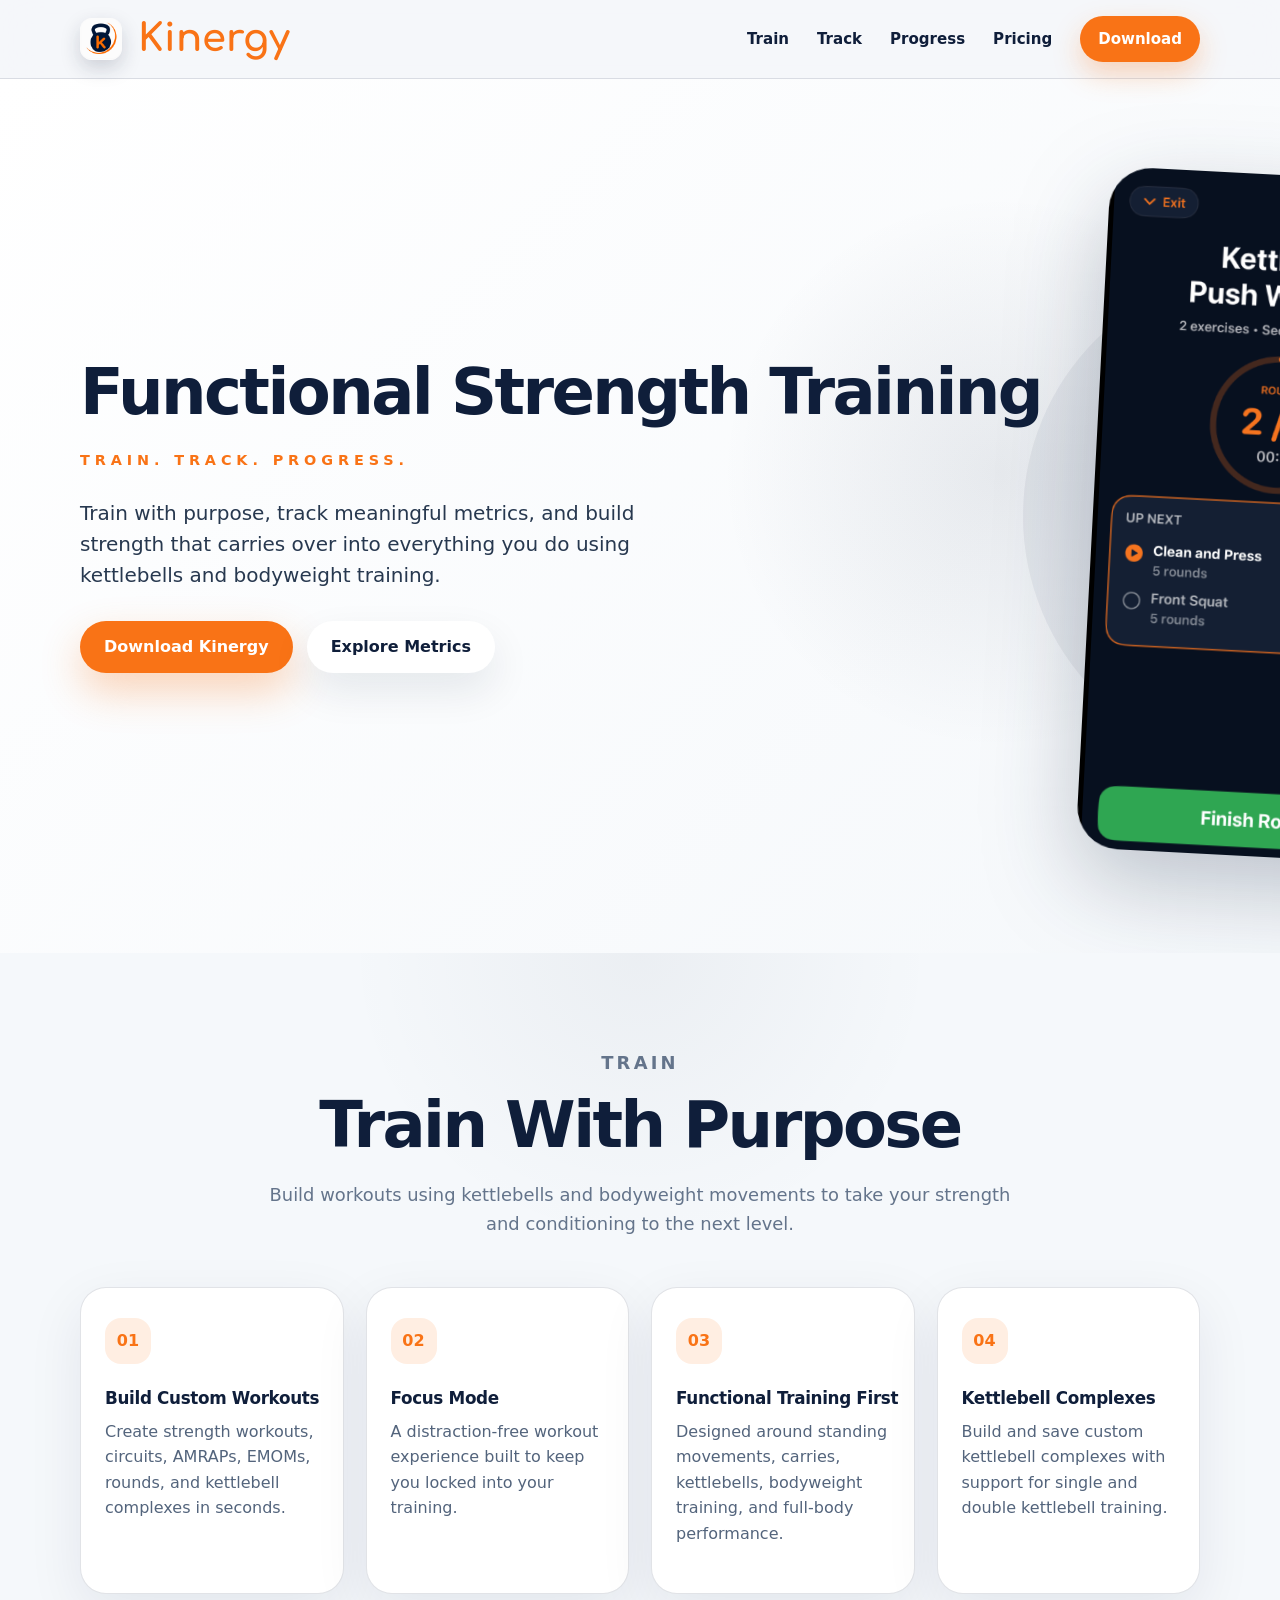
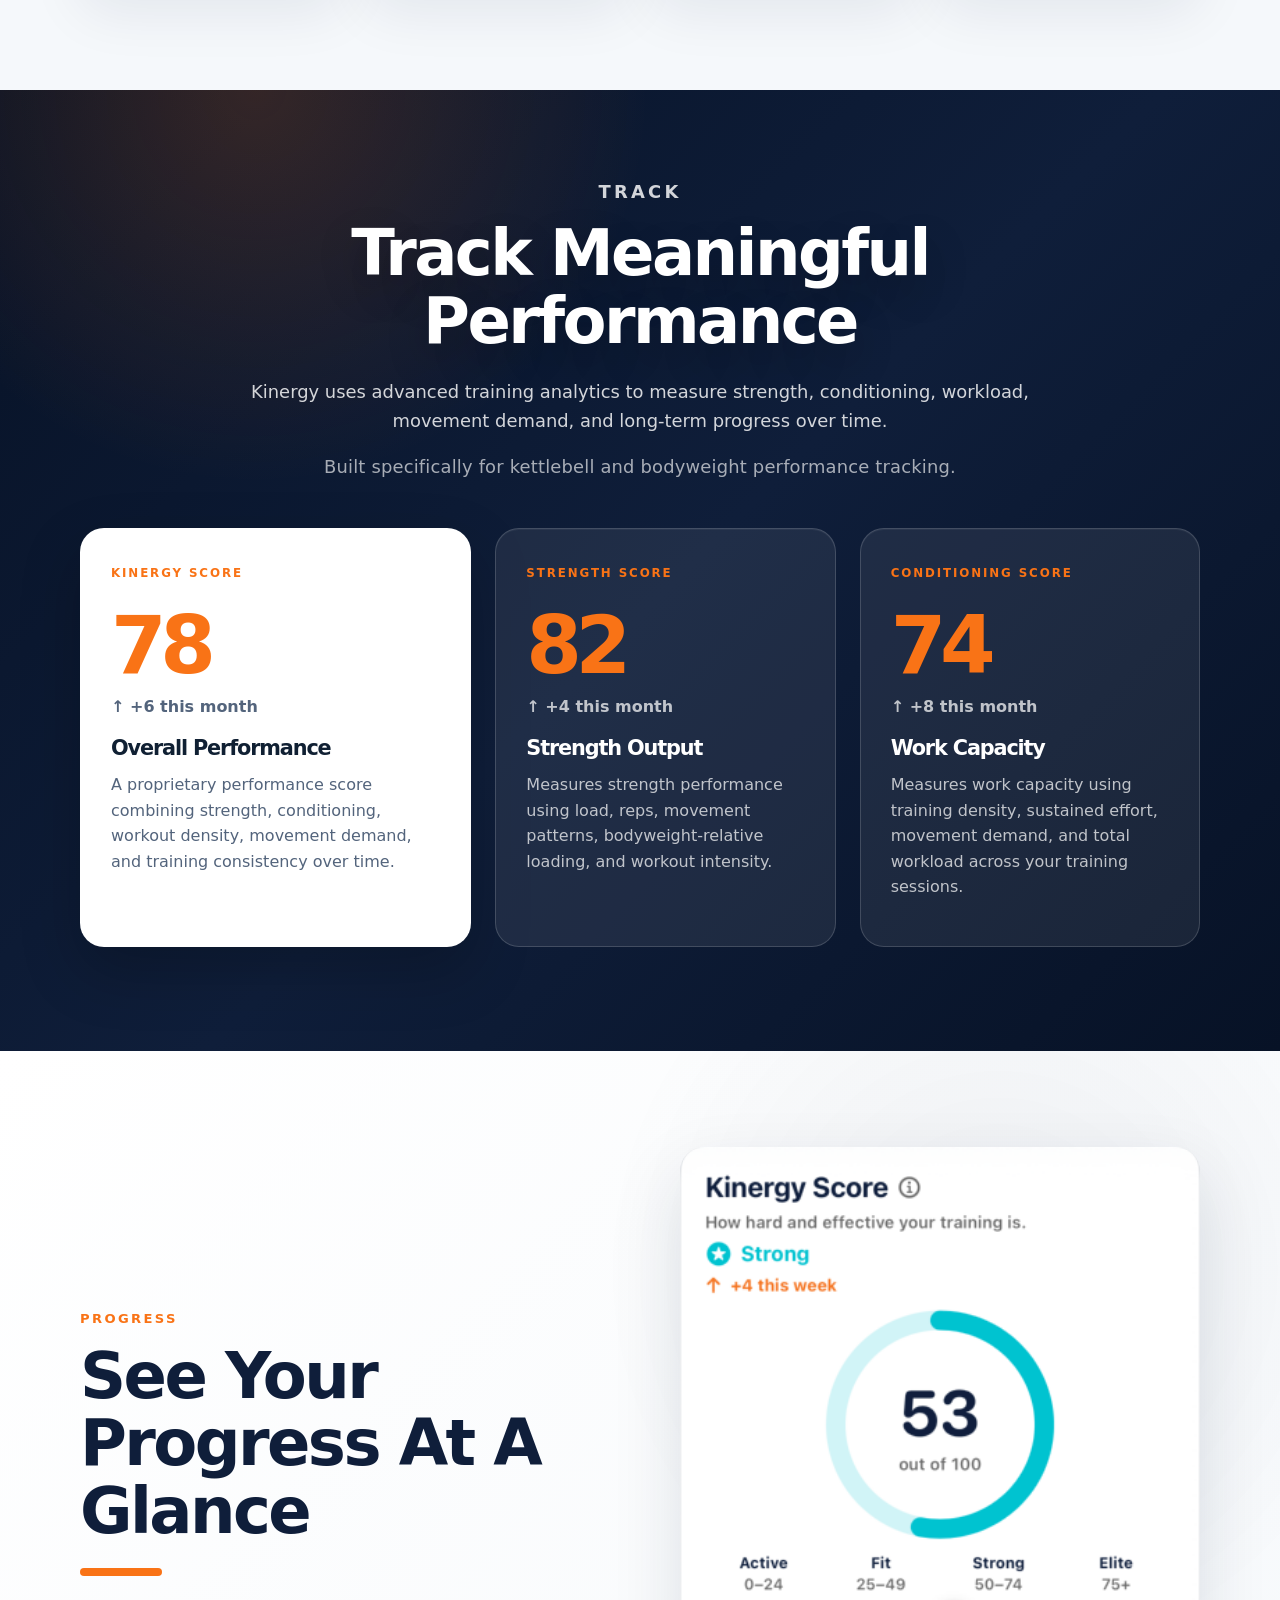
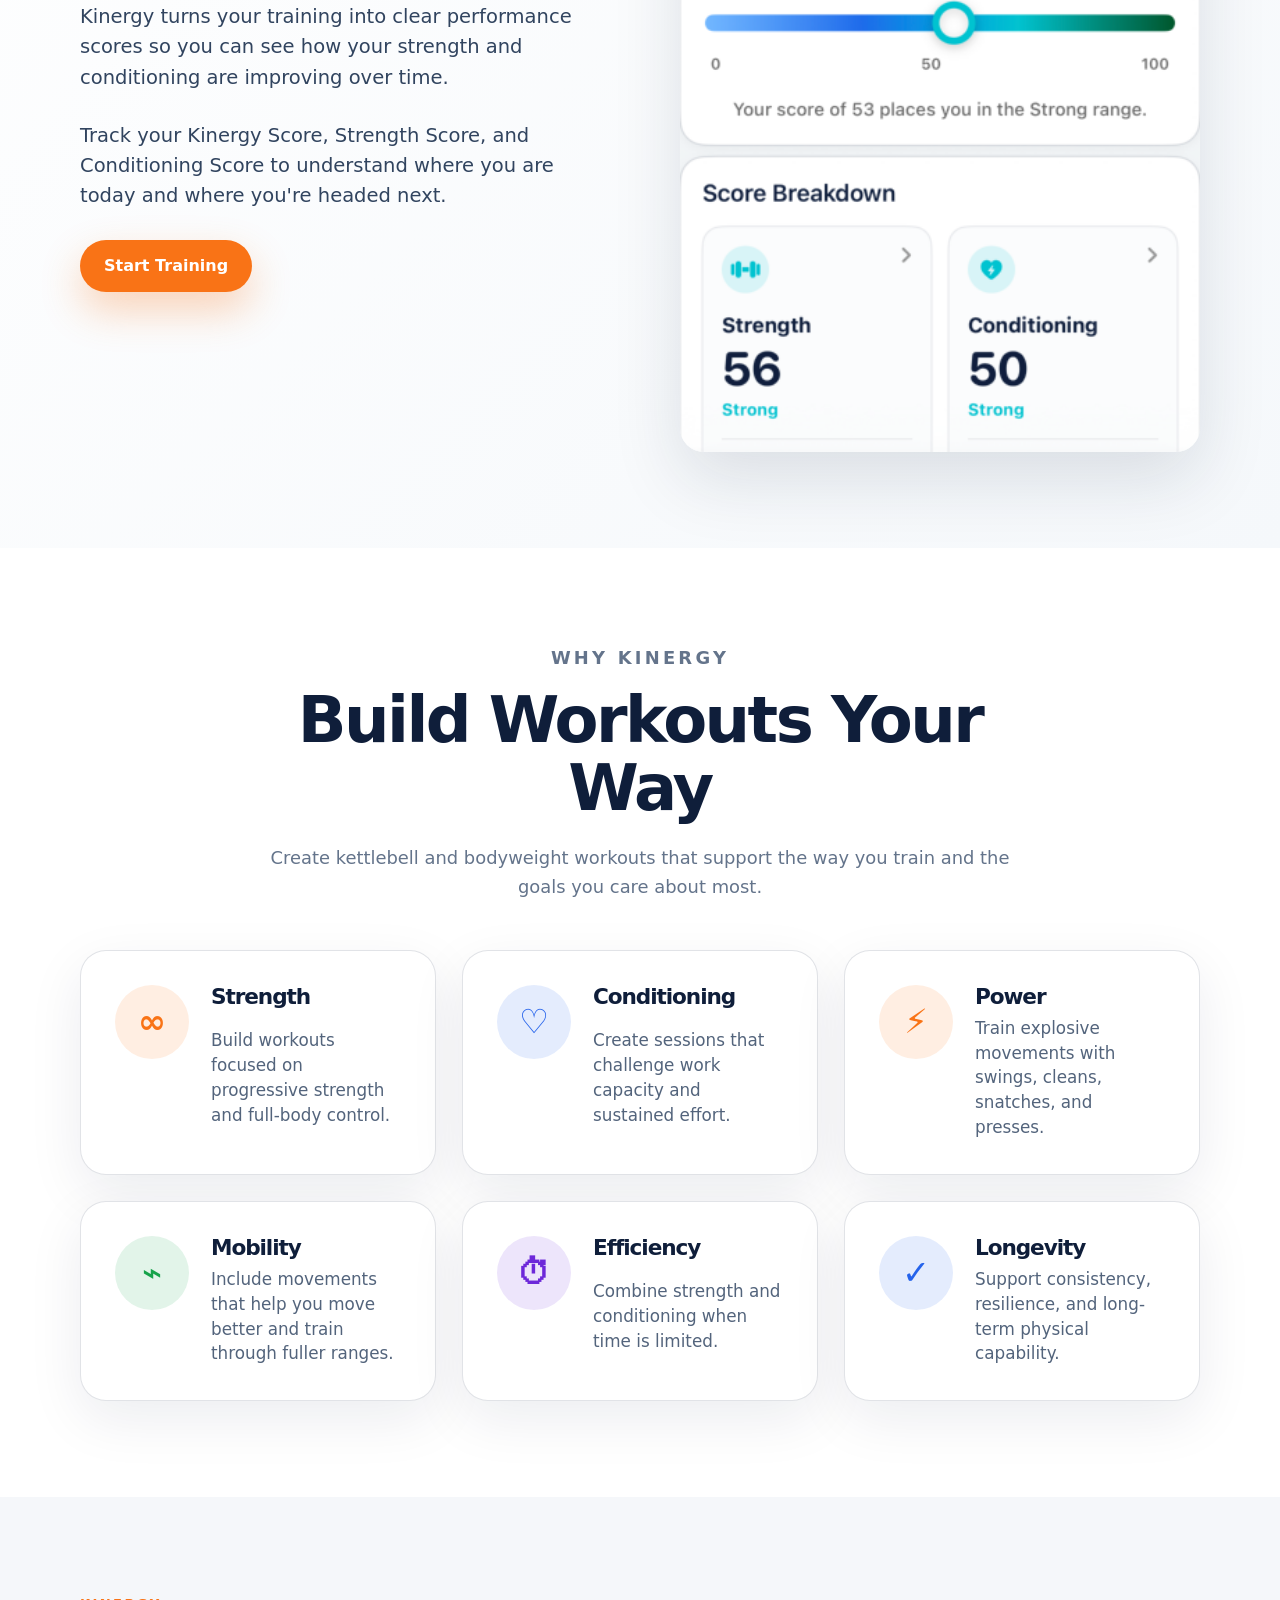
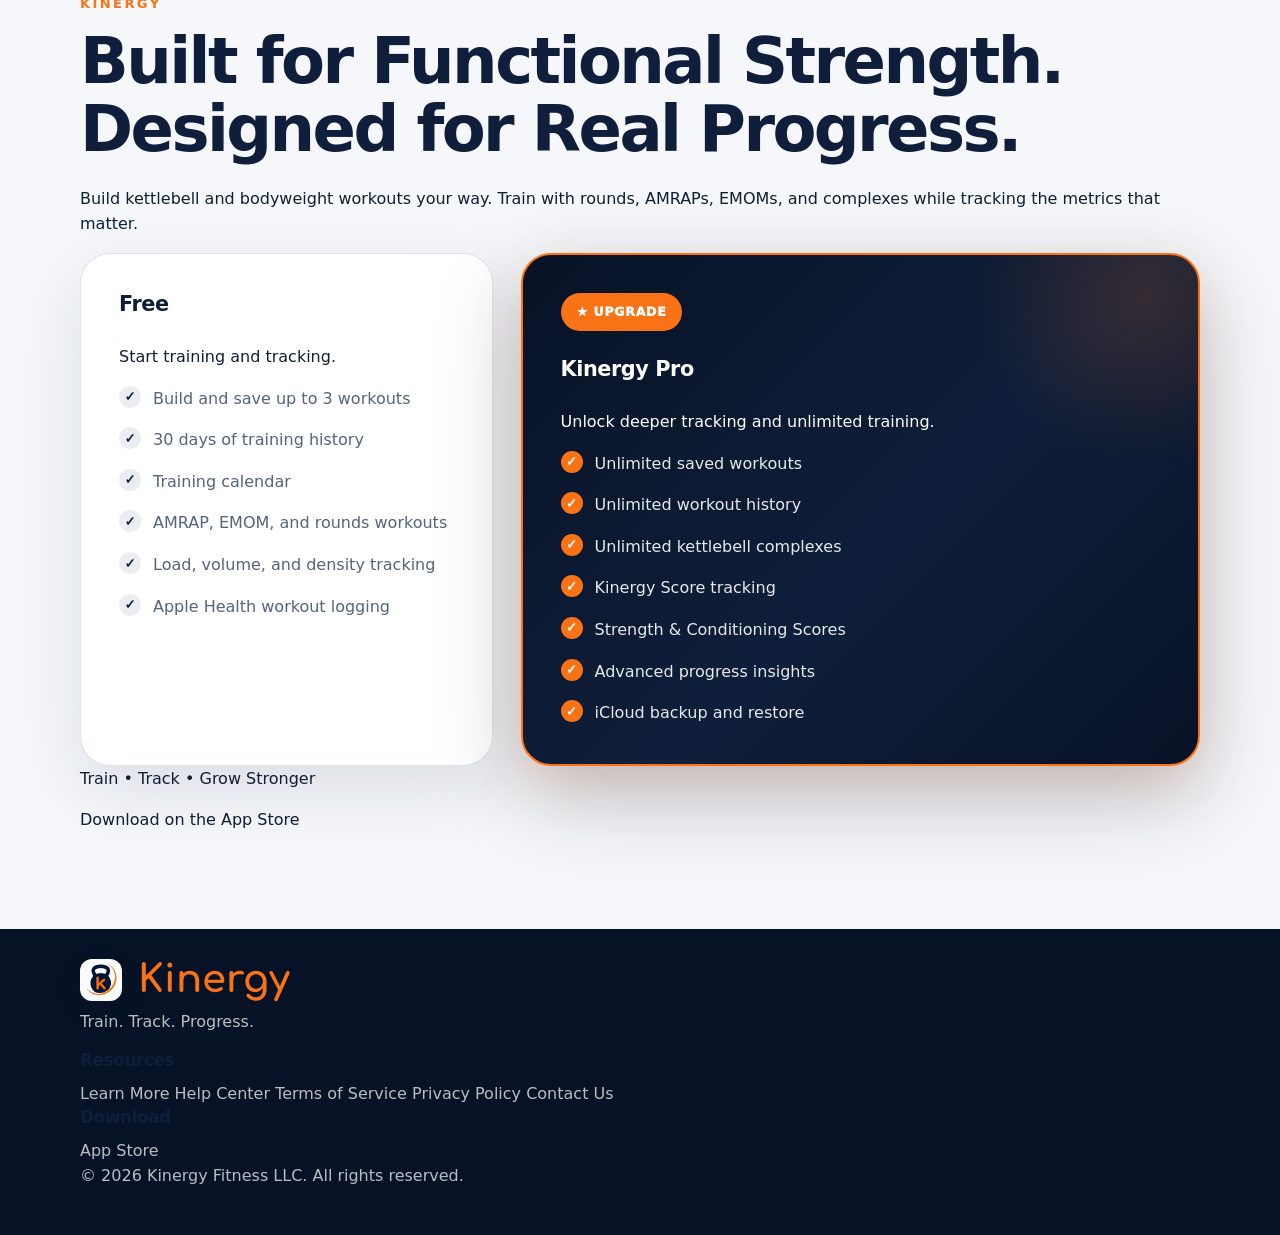
<file: index.html>
<!DOCTYPE html>
<html lang="en">
<head>
  <meta charset="UTF-8" />
  <meta name="viewport" content="width=device-width, initial-scale=1.0" />
  <title>Kinergy | Functional Strength Training</title>
  <meta name="description" content="Kinergy helps you train with purpose, track meaningful metrics, and build strength that carries over into everything you do using kettlebells and bodyweight training." />

  <link rel="preconnect" href="https://fonts.googleapis.com">
  <link rel="preconnect" href="https://fonts.gstatic.com" crossorigin>
  <link href="https://fonts.googleapis.com/css2?family=Comfortaa:wght@700&display=swap" rel="stylesheet">
  <link rel="stylesheet" href="styles.css" />
</head>
<body>
  <header class="site-header">
    <nav class="nav container">
      <a href="#hero" class="logo" aria-label="Kinergy home">
        <img src="Kinergy_logo.png" alt="Kinergy app icon" class="app-icon">
        <span class="logo-text">Kinergy</span>
      </a>
      <button class="nav-toggle" aria-label="Toggle navigation"><span></span><span></span><span></span></button>
      <div class="nav-links">
        <a href="#train">Train</a>
        <a href="#track">Track</a>
        <a href="#progress">Progress</a>
        <a href="#pricing">Pricing</a>
        <a href="#download" class="nav-cta">Download</a>
      </div>
    </nav>
  </header>

  <main>
    <section id="hero" class="hero section">
      <div class="container hero-grid">
        <div class="hero-copy">
          <h1>Functional Strength Training</h1>
          <p class="hero-tagline">Train. Track. Progress.</p>
          <p class="hero-subtitle">Train with purpose, track meaningful metrics, and build strength that carries over into everything you do using kettlebells and bodyweight training.</p>
          <div class="hero-actions">
            <a href="#download" class="button button-primary">Download Kinergy</a>
            <a href="#track" class="button button-secondary">Explore Metrics</a>
          </div>
        </div>
        <div class="phone-stage" aria-label="Kinergy app preview">
          <div class="phone-mockup">
            <img src="KB_Push_Workout.png" alt="Kinergy Score screen" class="phone-screen-image">
          </div>
        </div>
      </div>
    </section>

    <section id="train" class="section train-section">
      <div class="container">
        <div class="section-heading">
          <p class="eyebrow">Train</p>
          <h2>Train With Purpose</h2>
          <p>Build workouts using kettlebells and bodyweight movements to take your strength and conditioning to the next level.</p>
        </div>
        <div class="feature-grid">
          <article class="feature-card"><div class="icon">01</div><h3>Build Custom Workouts</h3><p>Create strength workouts, circuits, AMRAPs, EMOMs, rounds, and kettlebell complexes in seconds.</p></article>
          <article class="feature-card"><div class="icon">02</div><h3>Focus Mode</h3><p>A distraction-free workout experience built to keep you locked into your training.</p></article>
          <article class="feature-card"><div class="icon">03</div><h3>Functional Training First</h3><p>Designed around standing movements, carries, kettlebells, bodyweight training, and full-body performance.</p></article>
          <article class="feature-card"><div class="icon">04</div><h3>Kettlebell Complexes</h3><p>Build and save custom kettlebell complexes with support for single and double kettlebell training.</p></article>
        </div>
      </div>
    </section>

    <section id="track" class="section track-section">
      <div class="container">
        <div class="section-heading light">
          <p class="eyebrow">Track</p>
          <h2>Track Meaningful Performance</h2>
          <p>Kinergy uses advanced training analytics to measure strength, conditioning, workload, movement demand, and long-term progress over time.</p>
          <p class="track-micro">Built specifically for kettlebell and bodyweight performance tracking.</p>
        </div>
        <div class="metric-grid">
          <article class="metric-card featured"><span class="metric-label">Kinergy Score</span><strong class="metric-value">78</strong><p class="metric-trend">↑ +6 this month</p><h3>Overall Performance</h3><p>A proprietary performance score combining strength, conditioning, workout density, movement demand, and training consistency over time.</p></article>
          <article class="metric-card"><span class="metric-label">Strength Score</span><strong class="metric-value">82</strong><p class="metric-trend">↑ +4 this month</p><h3>Strength Output</h3><p>Measures strength performance using load, reps, movement patterns, bodyweight-relative loading, and workout intensity.</p></article>
          <article class="metric-card"><span class="metric-label">Conditioning Score</span><strong class="metric-value">74</strong><p class="metric-trend">↑ +8 this month</p><h3>Work Capacity</h3><p>Measures work capacity using training density, sustained effort, movement demand, and total workload across your training sessions.</p></article>
        </div>
      </div>
    </section>

    <section id="progress" class="section progress-section">
      <div class="container progress-grid">
        <div class="progress-copy">
          <p class="eyebrow">Progress</p>
          <h2>See Your Progress At A Glance</h2>

          <div class="section-accent"></div>

          <p>
            Kinergy turns your training into clear performance scores so you can see how your strength and conditioning are improving over time.
          </p>

          <p>
            Track your Kinergy Score, Strength Score, and Conditioning Score to understand where you are today and where you're headed next.
          </p>

          <a href="#download" class="button button-primary">
            Start Training
          </a>
        </div>

        <div class="score-preview" aria-label="Kinergy Score app preview">
          <img src="Kinergy_Score.png" alt="Kinergy Score screen showing score, strength score, and conditioning score">
        </div>
      </div>
    </section>

    <section class="section philosophy-section">
      <div class="container">
        <div class="section-heading"><p class="eyebrow">Why Kinergy</p><h2>Build Workouts Your Way</h2><p>Create kettlebell and bodyweight workouts that support the way you train and the goals you care about most.</p></div>
        <div class="benefit-grid">
          <div><span class="benefit-icon orange">∞</span><strong>Strength</strong><span>Build workouts focused on progressive strength and full-body control.</span></div>
          <div><span class="benefit-icon blue">♡</span><strong>Conditioning</strong><span>Create sessions that challenge work capacity and sustained effort.</span></div>
          <div><span class="benefit-icon orange">⚡</span><strong>Power</strong><span>Train explosive movements with swings, cleans, snatches, and presses.</span></div>
          <div><span class="benefit-icon green">⌁</span><strong>Mobility</strong><span>Include movements that help you move better and train through fuller ranges.</span></div>
          <div><span class="benefit-icon purple">⏱</span><strong>Efficiency</strong><span>Combine strength and conditioning when time is limited.</span></div>
          <div><span class="benefit-icon blue">✓</span><strong>Longevity</strong><span>Support consistency, resilience, and long-term physical capability.</span></div>
        </div>
      </div>
    </section>

    <section id="pricing" class="section app-summary-section">
      <div class="container app-summary-content">
        <p class="eyebrow">Kinergy</p>
        <h2>Built for Functional Strength.<br>Designed for Real Progress.</h2>

        <p class="summary-lead">
          Build kettlebell and bodyweight workouts your way. Train with rounds, AMRAPs, EMOMs, and complexes while tracking the metrics that matter.
        </p>

        <div class="pricing-grid compact-plan-grid">
          <article class="pricing-card free-card compact-plan-card">
            <h3>Free</h3>
            <p class="plan-subtitle">Start training and tracking.</p>
            <ul class="pricing-list">
              <li>Build and save up to 3 workouts</li>
              <li>30 days of training history</li>
              <li>Training calendar</li>
              <li>AMRAP, EMOM, and rounds workouts</li>
              <li>Load, volume, and density tracking</li>
              <li>Apple Health workout logging</li>
            </ul>
          </article>

          <article class="pricing-card pro-card compact-plan-card">
            <span class="badge">★ Upgrade</span>
            <h3>Kinergy Pro</h3>
            <p class="plan-subtitle">Unlock deeper tracking and unlimited training.</p>
            <ul class="pricing-list pro-list">
              <li>Unlimited saved workouts</li>
              <li>Unlimited workout history</li>
              <li>Unlimited kettlebell complexes</li>
              <li>Kinergy Score tracking</li>
              <li>Strength &amp; Conditioning Scores</li>
              <li>Advanced progress insights</li>
              <li>iCloud backup and restore</li>
            </ul>
          </article>
        </div>

        <p class="summary-tagline">Train • Track • Grow Stronger</p>

        <div id="download" class="app-store-actions">
          <a href="#" class="app-store-button">Download on the App Store</a>
        </div>
      </div>
    </section>
  </main>

  <footer class="footer">
    <div class="container footer-grid">
      <div class="footer-brand">
        <a href="#hero" class="logo">
          <img src="Kinergy_logo.png" alt="Kinergy app icon" class="app-icon">
          <span class="logo-text">Kinergy</span>
        </a>
        <p>Train. Track. Progress.</p>
      </div>

      <div class="footer-links">
        <h3>Resources</h3>
        <a href="#track">Learn More</a>
        <a href="#">Help Center</a>
        <a href="#">Terms of Service</a>
        <a href="privacy.html">Privacy Policy</a>
        <a href="mailto:info@kinergy.app">Contact Us</a>
      </div>

      <div class="footer-links">
        <h3>Download</h3>
        <a href="#download">App Store</a>
      </div>
    </div>

    <div class="container footer-bottom">
      <p>© <span id="year"></span> Kinergy Fitness LLC. All rights reserved.</p>
    </div>
  </footer>
  <script src="script.js"></script>
</body>
</html>
</file>
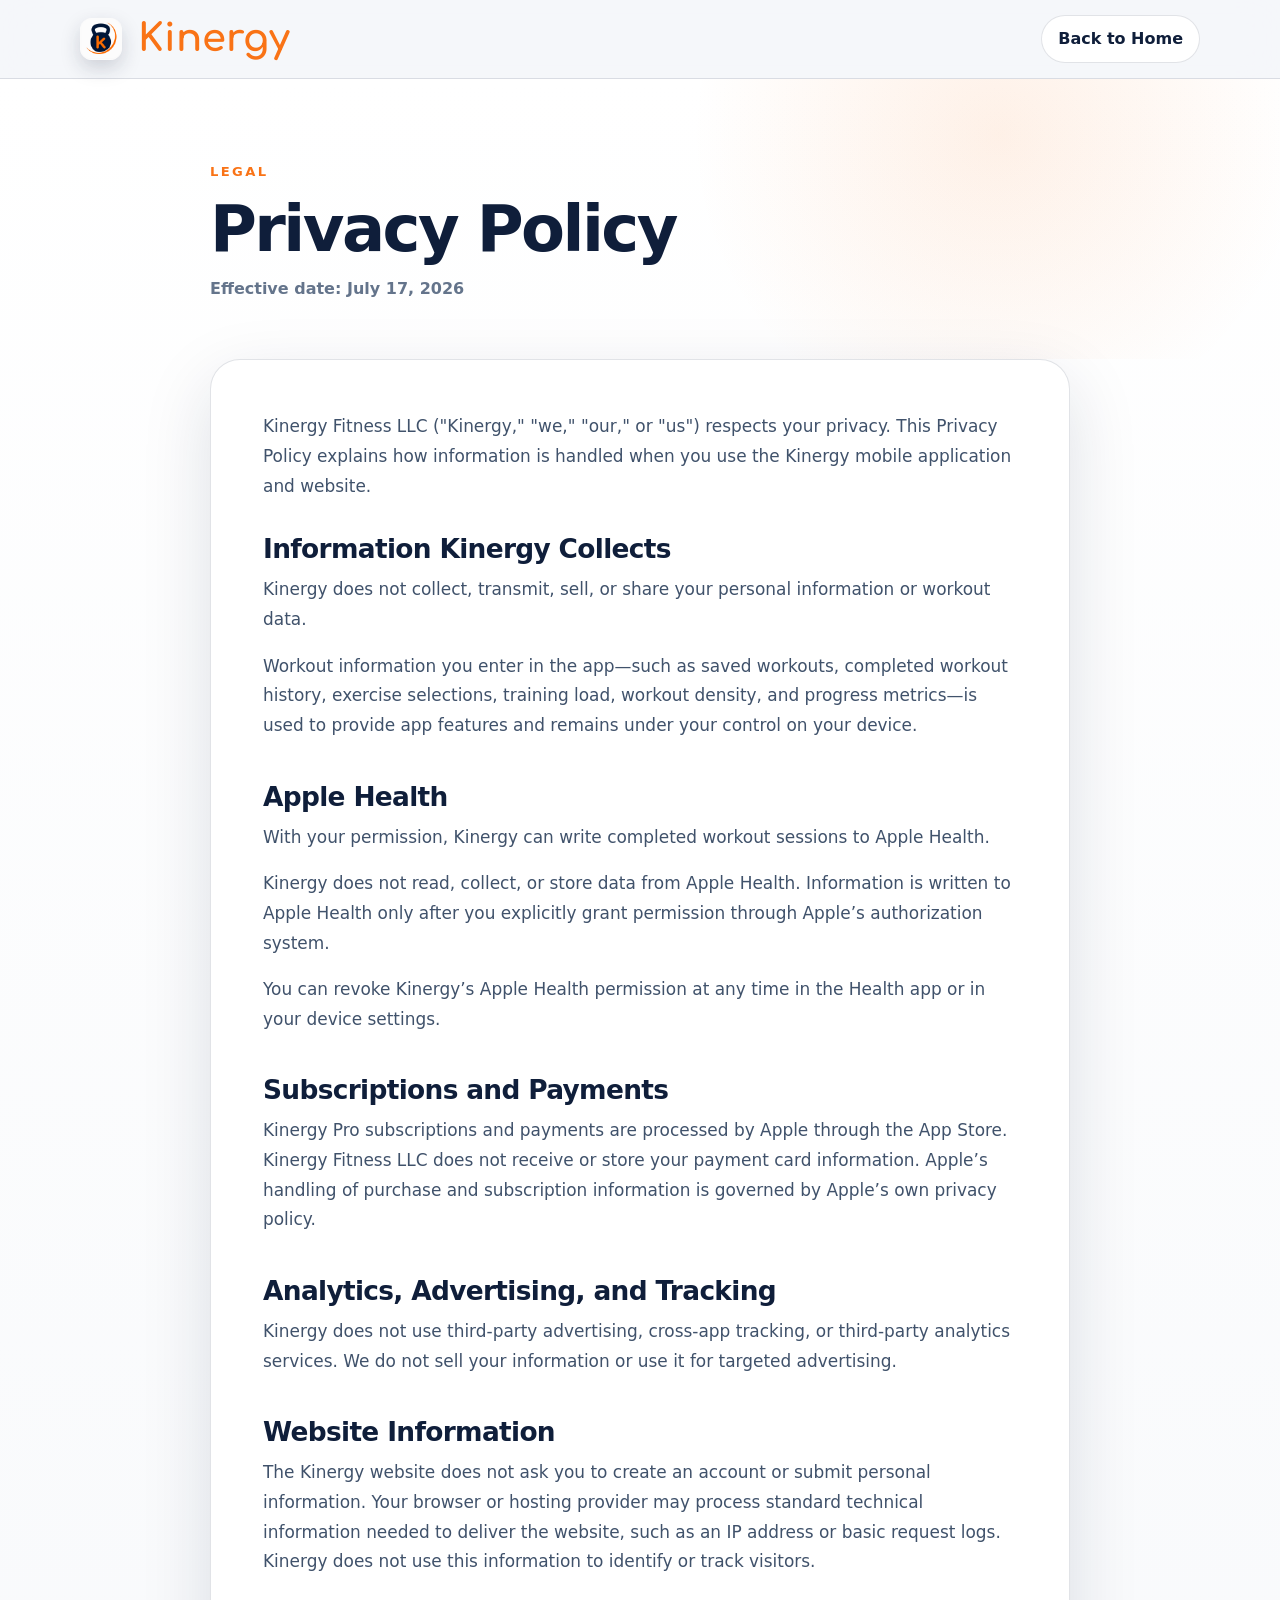
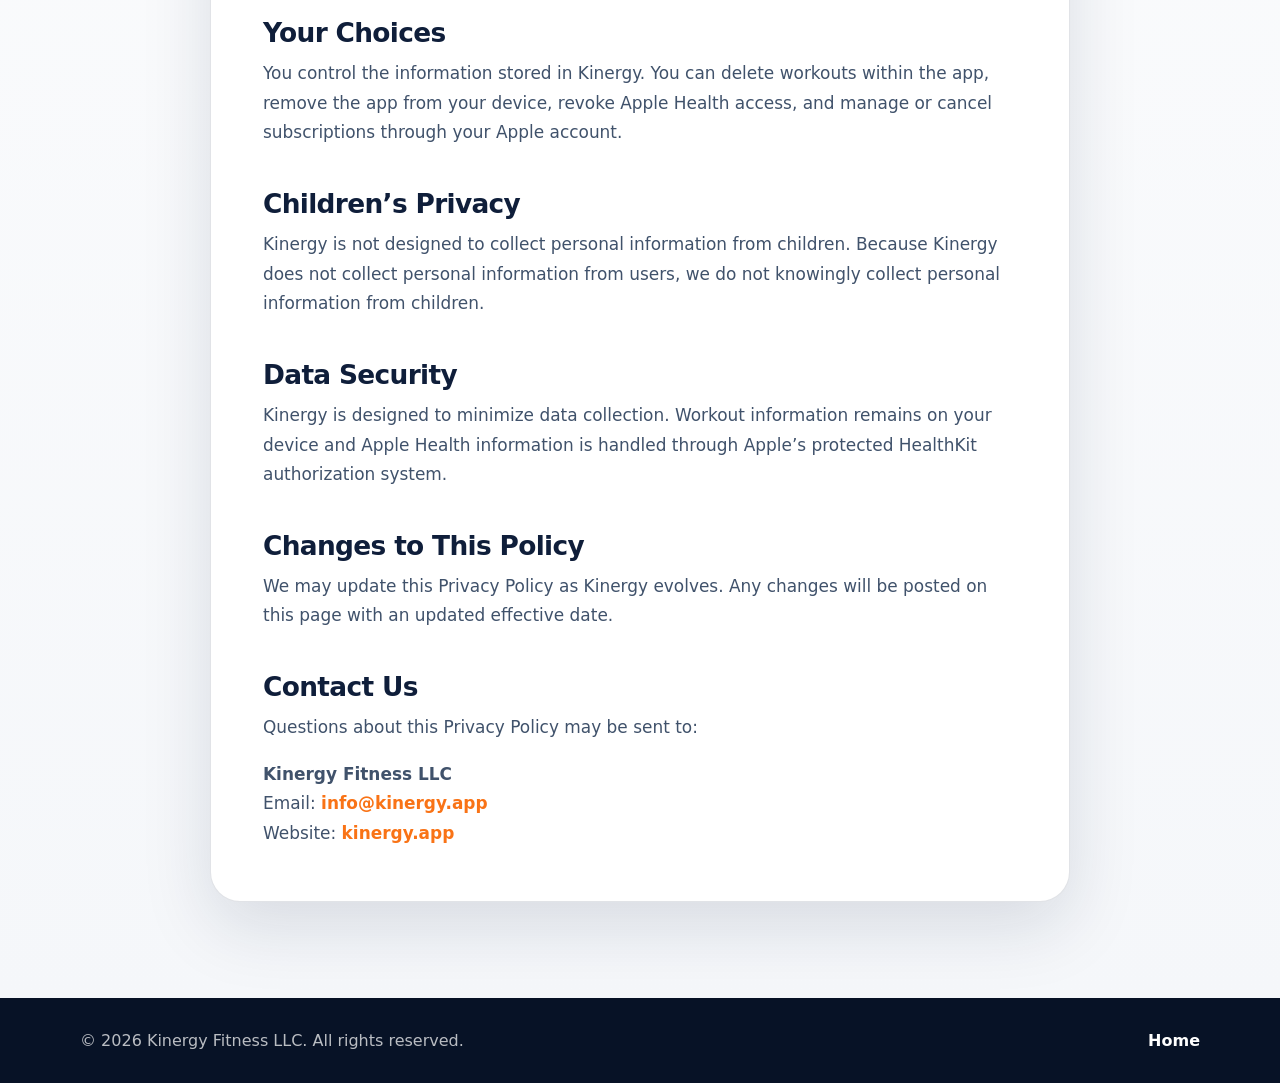
<file: privacy.html>
<!DOCTYPE html>
<html lang="en">
<head>
  <meta charset="UTF-8" />
  <meta name="viewport" content="width=device-width, initial-scale=1.0" />
  <title>Privacy Policy | Kinergy</title>
  <meta name="description" content="Read the Kinergy Privacy Policy and learn how Kinergy Fitness LLC handles workout information and Apple Health access." />

  <link rel="preconnect" href="https://fonts.googleapis.com">
  <link rel="preconnect" href="https://fonts.gstatic.com" crossorigin>
  <link href="https://fonts.googleapis.com/css2?family=Comfortaa:wght@700&display=swap" rel="stylesheet">
  <link rel="stylesheet" href="styles.css" />
</head>
<body>
  <header class="site-header">
    <nav class="nav container">
      <a href="index.html" class="logo" aria-label="Kinergy home">
        <img src="Kinergy_logo.png" alt="Kinergy app icon" class="app-icon">
        <span class="logo-text">Kinergy</span>
      </a>
      <a href="index.html" class="legal-home-link">Back to Home</a>
    </nav>
  </header>

  <main class="legal-page">
    <section class="legal-hero">
      <div class="container legal-container">
        <p class="eyebrow">Legal</p>
        <h1>Privacy Policy</h1>
        <p class="legal-effective">Effective date: July 17, 2026</p>
      </div>
    </section>

    <section class="legal-content-section">
      <div class="container legal-container legal-card">
        <p>Kinergy Fitness LLC ("Kinergy," "we," "our," or "us") respects your privacy. This Privacy Policy explains how information is handled when you use the Kinergy mobile application and website.</p>

        <h2>Information Kinergy Collects</h2>
        <p>Kinergy does not collect, transmit, sell, or share your personal information or workout data.</p>
        <p>Workout information you enter in the app—such as saved workouts, completed workout history, exercise selections, training load, workout density, and progress metrics—is used to provide app features and remains under your control on your device.</p>

        <h2>Apple Health</h2>
        <p>With your permission, Kinergy can write completed workout sessions to Apple Health.</p>
        <p>Kinergy does not read, collect, or store data from Apple Health. Information is written to Apple Health only after you explicitly grant permission through Apple’s authorization system.</p>
        <p>You can revoke Kinergy’s Apple Health permission at any time in the Health app or in your device settings.</p>

        <h2>Subscriptions and Payments</h2>
        <p>Kinergy Pro subscriptions and payments are processed by Apple through the App Store. Kinergy Fitness LLC does not receive or store your payment card information. Apple’s handling of purchase and subscription information is governed by Apple’s own privacy policy.</p>

        <h2>Analytics, Advertising, and Tracking</h2>
        <p>Kinergy does not use third-party advertising, cross-app tracking, or third-party analytics services. We do not sell your information or use it for targeted advertising.</p>

        <h2>Website Information</h2>
        <p>The Kinergy website does not ask you to create an account or submit personal information. Your browser or hosting provider may process standard technical information needed to deliver the website, such as an IP address or basic request logs. Kinergy does not use this information to identify or track visitors.</p>

        <h2>Your Choices</h2>
        <p>You control the information stored in Kinergy. You can delete workouts within the app, remove the app from your device, revoke Apple Health access, and manage or cancel subscriptions through your Apple account.</p>

        <h2>Children’s Privacy</h2>
        <p>Kinergy is not designed to collect personal information from children. Because Kinergy does not collect personal information from users, we do not knowingly collect personal information from children.</p>

        <h2>Data Security</h2>
        <p>Kinergy is designed to minimize data collection. Workout information remains on your device and Apple Health information is handled through Apple’s protected HealthKit authorization system.</p>

        <h2>Changes to This Policy</h2>
        <p>We may update this Privacy Policy as Kinergy evolves. Any changes will be posted on this page with an updated effective date.</p>

        <h2>Contact Us</h2>
        <p>Questions about this Privacy Policy may be sent to:</p>
        <address>
          <strong>Kinergy Fitness LLC</strong><br>
          Email: <a href="mailto:info@kinergy.app">info@kinergy.app</a><br>
          Website: <a href="https://kinergy.app">kinergy.app</a>
        </address>
      </div>
    </section>
  </main>

  <footer class="footer">
    <div class="container legal-footer">
      <p>© <span id="year"></span> Kinergy Fitness LLC. All rights reserved.</p>
      <a href="index.html">Home</a>
    </div>
  </footer>
  <script src="script.js"></script>
</body>
</html>
</file>
<file: styles.css>
:root{--navy:#0f1e3a;--navy-2:#13284d;--orange:#f97316;--orange-dark:#ea580c;--bg:#f5f7fa;--surface:#fff;--text:#102033;--muted:#64748b;--border:rgba(15,30,58,.12);--shadow:0 24px 70px rgba(15,30,58,.13);--radius:26px}*{box-sizing:border-box}html{scroll-behavior:smooth}body{margin:0;font-family:Inter,ui-sans-serif,system-ui,-apple-system,BlinkMacSystemFont,"Segoe UI",sans-serif;background:var(--bg);color:var(--text);line-height:1.6}a{color:inherit;text-decoration:none}.container{width:min(1120px,calc(100% - 40px));margin:0 auto}.section{padding:96px 0}.site-header{position:sticky;top:0;z-index:100;background:rgba(245,247,250,.9);backdrop-filter:blur(18px);border-bottom:1px solid var(--border)}.nav{min-height:78px;display:flex;align-items:center;justify-content:space-between}.logo{display:inline-flex;align-items:center;gap:16px}.app-icon{width:42px;height:42px;border-radius:12px;object-fit:cover;box-shadow:0 8px 20px rgba(15,30,58,.18)}.logo-text{font-family:"Comfortaa",sans-serif;font-size:2.4rem;font-weight:700;color:var(--orange);line-height:1}.nav-links{display:flex;align-items:center;gap:28px;font-weight:750;font-size:.94rem;color:var(--navy)}.nav-links a{transition:color .2s ease}.nav-links a:hover{color:var(--orange)}.nav-cta{background:var(--orange);color:#fff!important;padding:11px 18px;border-radius:999px;box-shadow:0 12px 28px rgba(249,115,22,.28)}.nav-toggle{display:none;width:42px;height:42px;border:0;background:var(--surface);border-radius:12px;box-shadow:0 10px 30px rgba(15,30,58,.08)}.nav-toggle span{display:block;width:18px;height:2px;margin:4px auto;background:var(--navy);border-radius:999px}.eyebrow{color:var(--orange);font-size:.82rem;font-weight:900;text-transform:uppercase;letter-spacing:.18em;margin:0 0 14px}h1,h2,h3,p{margin-top:0}h1,h2{font-size:clamp(2.6rem,5vw,4.25rem);line-height:1.06;letter-spacing:-.04em;color:var(--navy);margin-bottom:22px;font-weight:850}h1{white-space:nowrap}h3{color:var(--navy);font-size:clamp(1.05rem,1.25vw,1.25rem);line-height:1.25;letter-spacing:-.02em;margin-bottom:10px;font-weight:850}.hero{min-height:calc(100vh - 78px);display:flex;align-items:center;background:radial-gradient(circle at 78% 45%,rgba(15,30,58,.08),transparent 25%),linear-gradient(135deg,#fff 0%,#f5f8fb 100%);overflow:hidden}.hero-grid{display:grid;grid-template-columns:1fr .95fr;gap:52px;align-items:center}.hero-tagline{color:var(--orange);font-size:.9rem;font-weight:900;text-transform:uppercase;letter-spacing:.34em;margin:0 0 26px}.hero-subtitle{max-width:560px;font-size:1.25rem;line-height:1.55;color:#27384f;margin-bottom:30px}.hero-actions{display:flex;gap:14px;flex-wrap:wrap}.button{display:inline-flex;align-items:center;justify-content:center;min-height:52px;padding:0 24px;border-radius:999px;font-weight:850;transition:transform .2s ease,box-shadow .2s ease,background .2s ease}.button:hover{transform:translateY(-2px)}.button-primary{background:var(--orange);color:#fff;box-shadow:0 18px 40px rgba(249,115,22,.3)}.button-primary:hover{background:var(--orange-dark)}.button-secondary{background:#fff;color:var(--navy);box-shadow:0 18px 40px rgba(15,30,58,.09)}.phone-stage{position:relative;display:grid;place-items:center}.phone-stage:before{content:"";position:absolute;width:500px;height:500px;border-radius:50%;background:rgba(15,30,58,.055);z-index:0}.phone-mockup{position:relative;z-index:1;width:min(360px,82vw);transform:rotate(3deg);filter:drop-shadow(0 32px 45px rgba(15,30,58,.25))}.phone-screen-image{width:100%;display:block;border-radius:42px}.section-heading{max-width:760px;margin:0 auto 48px;text-align:center}.section-heading p{font-size:1.12rem;color:var(--muted)}.section-heading.light h2,.section-heading.light p{color:#fff}.train-section{background:radial-gradient(circle at 50% 0%,rgba(15,30,58,.045),transparent 30%),#f5f8fb}.feature-grid{display:grid;grid-template-columns:repeat(4,minmax(0,1fr));gap:22px}.feature-card{background:var(--surface);border:1px solid var(--border);border-radius:var(--radius);padding:30px 24px;box-shadow:0 18px 55px rgba(15,30,58,.08)}.feature-card h3{white-space:nowrap}.feature-card p{color:#53647c}.icon{width:46px;height:46px;display:grid;place-items:center;border-radius:16px;background:rgba(249,115,22,.12);color:var(--orange);font-weight:900;margin-bottom:24px}.track-section{background:radial-gradient(circle at 20% 0%,rgba(249,115,22,.18),transparent 28%),linear-gradient(135deg,#071226 0%,#0f1e3a 52%,#071226 100%);padding-top:88px;padding-bottom:104px}.track-section .section-heading{max-width:860px;margin-bottom:46px}.track-section .eyebrow{color:var(--orange)}.track-section h2{color:#fff;text-shadow:0 18px 42px rgba(0,0,0,.24)}.track-section .section-heading p{color:rgba(255,255,255,.82)}.track-micro{margin-top:14px;color:rgba(255,255,255,.64)!important;font-size:.98rem;letter-spacing:.01em}.metric-grid{display:grid;grid-template-columns:1.15fr 1fr 1fr;gap:24px}.metric-card{background:rgba(255,255,255,.075);border:1px solid rgba(255,255,255,.16);border-radius:24px;padding:30px;color:#fff;min-height:390px;box-shadow:inset 0 1px 0 rgba(255,255,255,.05)}.metric-card.featured{background:#fff;color:var(--text);border-color:rgba(255,255,255,.8);box-shadow:0 24px 60px rgba(0,0,0,.22)}.metric-label{color:var(--orange);font-weight:900;text-transform:uppercase;letter-spacing:.16em;font-size:.74rem}.metric-value{display:block;font-size:5rem;line-height:.95;letter-spacing:-.08em;color:var(--orange);margin:24px 0 10px}.metric-trend{font-weight:900}.metric-card h3{color:inherit;font-size:1.3rem;letter-spacing:-.055em}.metric-card p{color:rgba(255,255,255,.72)}.metric-card.featured p{color:#53647c}.progress-section{background:radial-gradient(circle at 78% 20%,rgba(15,30,58,.06),transparent 30%),linear-gradient(135deg,#fff 0%,#f5f8fb 100%)}.progress-grid{display:grid;grid-template-columns:1fr 1fr;gap:80px;align-items:center;width:100%;max-width:1120px;margin:0 auto}.progress-copy{justify-self:start}.progress-image,.score-preview,.kinergy-score-preview{width:100%;justify-self:end;display:flex;justify-content:flex-end}.progress-image img,.score-preview img,.kinergy-score-preview img{width:100%;max-width:520px;height:auto;display:block;border-radius:24px;box-shadow:0 28px 70px rgba(15,30,58,.12)}.progress-copy p:not(.eyebrow){color:#31445f;font-size:1.22rem;line-height:1.55;margin-bottom:28px;max-width:560px}.section-accent{width:82px;height:8px;border-radius:999px;background:var(--orange);margin:0 0 26px}.light-dashboard{background:#fff;border-radius:34px;padding:28px;box-shadow:0 28px 70px rgba(15,30,58,.12)}.dashboard-top{display:flex;justify-content:space-between;align-items:flex-start;gap:24px;margin-bottom:26px}.dashboard-label{color:var(--navy);font-weight:850;margin-bottom:12px}.dashboard-score-row strong{display:block;font-size:4rem;line-height:1;letter-spacing:-.04em;color:var(--navy)}.dashboard-score-row span{display:block;color:#16a34a;font-weight:850}.dashboard-score-row small{color:#64748b}.dashboard-toggle{display:inline-flex;gap:8px}.dashboard-toggle span,.dashboard-toggle strong{padding:8px 14px;border-radius:999px;font-size:.85rem}.dashboard-toggle span{border:1px solid rgba(15,30,58,.12);color:#64748b}.dashboard-toggle strong{background:var(--navy);color:#fff}.line-chart{height:140px;margin-bottom:26px}.line-chart svg{width:100%;height:100%}.mini-score-grid{display:grid;grid-template-columns:repeat(3,1fr);gap:14px;margin-bottom:18px}.mini-card{background:#fff;border:1px solid var(--border);border-radius:20px;padding:18px;box-shadow:0 10px 30px rgba(15,30,58,.06)}.mini-card strong{display:block;font-size:2.2rem;line-height:1;letter-spacing:-.04em;color:var(--navy);margin:10px 0 8px}.mini-card span{color:#16a34a;font-weight:850}.mini-card p{margin-top:8px;color:#64748b;font-size:.92rem}.mini-icon{width:42px;height:42px;display:grid;place-items:center;border-radius:12px;font-weight:850;margin-bottom:14px}.mini-icon.orange{background:rgba(249,115,22,.12);color:var(--orange)}.mini-icon.blue{background:rgba(37,99,235,.12);color:#2563eb}.mini-icon.green{background:rgba(22,163,74,.12);color:#16a34a}.progress-list{display:grid;gap:10px}.progress-list>div{display:grid;grid-template-columns:auto 1fr auto;gap:16px;align-items:center;background:#fff;border:1px solid var(--border);border-radius:18px;padding:16px}.progress-list strong,.progress-list span{display:block}.progress-list strong{color:var(--navy);font-size:1.08rem;letter-spacing:-.02em}.progress-list span{color:#53647c;font-size:.96rem}.progress-list em{font-style:normal;color:var(--navy);font-size:2rem;line-height:1}.progress-icon{width:48px;height:48px;display:grid;place-items:center;border-radius:14px;font-weight:950;font-size:1.1rem}.progress-icon.orange{background:rgba(249,115,22,.12);color:var(--orange)}.progress-icon.blue{background:rgba(37,99,235,.12);color:#2563eb}.progress-icon.green{background:rgba(22,163,74,.12);color:#16a34a}.light-list>div{background:#fff}.philosophy-section{background:#fff}.benefit-grid{display:grid;grid-template-columns:repeat(3,1fr);gap:26px}.benefit-grid div{display:grid;grid-template-columns:auto 1fr;column-gap:22px;row-gap:6px;align-items:start;background:var(--surface);border:1px solid var(--border);border-radius:26px;padding:34px;box-shadow:0 18px 55px rgba(15,30,58,.08)}.benefit-icon{grid-row:span 2;width:74px;height:74px;display:grid;place-items:center;border-radius:999px;font-size:2.1rem;font-weight:900}.benefit-icon.orange{background:rgba(249,115,22,.12);color:var(--orange)}.benefit-icon.blue{background:rgba(37,99,235,.12);color:#2563eb}.benefit-icon.green{background:rgba(22,163,74,.12);color:#16a34a}.benefit-icon.purple{background:rgba(109,40,217,.12);color:#6d28d9}.benefit-grid strong{color:var(--navy);font-size:1.35rem;line-height:1.15;letter-spacing:-.05em}.benefit-grid span:not(.benefit-icon){color:#53647c;font-size:1.05rem;line-height:1.48}.pricing-section{background:radial-gradient(circle at 50% 0%,rgba(249,115,22,.08),transparent 24%),linear-gradient(135deg,#fff 0%,#f5f8fb 100%)}.pricing-section .section-heading{max-width:900px}.pricing-section .section-heading p{max-width:720px;margin-left:auto;margin-right:auto}.pricing-grid{display:grid;grid-template-columns:.85fr 1.4fr;gap:28px;max-width:1120px;margin:0 auto;align-items:stretch}.pricing-card{position:relative;border-radius:30px;padding:38px;box-shadow:0 24px 70px rgba(15,30,58,.11)}.free-card{background:#fff;border:1px solid var(--border)}.pro-card{background:radial-gradient(circle at 92% 8%,rgba(249,115,22,.16),transparent 22%),linear-gradient(135deg,#071226 0%,#0f1e3a 55%,#071226 100%);border:2px solid var(--orange);color:#fff;box-shadow:0 30px 90px rgba(15,30,58,.24),0 20px 50px rgba(249,115,22,.16)}.pricing-card h3{font-size:1.3rem;margin-bottom:26px}.pro-card h3{color:#fff}.badge{display:inline-flex;align-items:center;gap:6px;background:var(--orange);color:#fff;padding:9px 16px;border-radius:999px;font-size:.78rem;text-transform:uppercase;letter-spacing:.06em;font-weight:950;margin-bottom:26px}.price{font-size:3.6rem;line-height:1;font-weight:950;letter-spacing:-.08em;color:var(--navy);margin-bottom:34px}.pro-price{color:#fff;font-size:4.4rem;margin-bottom:12px}.price span,.pro-price span{font-size:1.05rem;letter-spacing:-.01em;color:#6b7b92}.pro-price span{color:var(--orange)}.trial-line{color:#8af0b0;font-weight:900;margin-bottom:20px}.pro-layout{display:grid;grid-template-columns:.9fr 1fr;gap:36px;align-items:center}.annual-box,.monthly-box{border:1px solid rgba(255,255,255,.18);background:rgba(255,255,255,.06);border-radius:18px;padding:18px 20px}.annual-box strong,.annual-box span,.monthly-box strong,.monthly-box small{display:block}.annual-box strong{font-size:1.3rem;color:#fff}.annual-box span,.monthly-box small{color:rgba(255,255,255,.68)}.monthly-box strong{font-size:2rem;color:#fff;line-height:1}.monthly-box strong span{color:var(--orange);font-size:1rem}.or-divider{display:grid;grid-template-columns:1fr auto 1fr;gap:14px;align-items:center;margin:18px 0;color:#fff}.or-divider span{height:1px;background:rgba(255,255,255,.22)}.pricing-list{list-style:none;padding:0;margin:0;display:grid;gap:16px}.pricing-list li{position:relative;color:#53647c;padding-left:34px}.pro-list li{color:rgba(255,255,255,.9)}.pricing-list li:before{content:"✓";position:absolute;left:0;top:0;width:22px;height:22px;display:grid;place-items:center;border-radius:50%;background:rgba(15,30,58,.08);color:var(--navy);font-size:.82rem;font-weight:950}.pro-list li:before{background:var(--orange);color:#fff}.pricing-note{margin:28px auto 0;text-align:center;color:#53647c;font-weight:800}.final-cta{background:radial-gradient(circle at 70% 20%,rgba(249,115,22,.28),transparent 28%),linear-gradient(135deg,var(--navy) 0%,#071226 100%);color:#fff;text-align:center}.final-cta h2{color:#fff}.final-cta p:not(.eyebrow){max-width:620px;margin:0 auto 28px;color:rgba(255,255,255,.76);font-size:1.12rem}.footer{background:#071226;color:rgba(255,255,255,.72);padding:30px 0}.footer .logo-text{color:var(--orange)}.footer-content{display:flex;align-items:center;justify-content:space-between;gap:24px}@media(max-width:920px){.section{padding:76px 0}.hero-grid,.progress-grid{grid-template-columns:1fr;gap:44px}.hero{min-height:auto;padding-top:44px}.hero-copy{text-align:center}.hero-subtitle{margin-left:auto;margin-right:auto}.hero-actions{justify-content:center}.feature-grid,.metric-grid,.benefit-grid,.pricing-grid{grid-template-columns:1fr 1fr}.metric-card.featured{grid-column:1/-1}.pricing-grid,.pro-layout{grid-template-columns:1fr}.progress-copy{text-align:center;justify-self:center}.progress-copy p:not(.eyebrow),.section-accent{margin-left:auto;margin-right:auto}.progress-image,.score-preview,.kinergy-score-preview{justify-content:center;justify-self:center}.progress-image img,.score-preview img,.kinergy-score-preview img{max-width:430px}.nav-toggle{display:block}.nav-links{position:absolute;top:78px;left:20px;right:20px;display:none;flex-direction:column;gap:16px;background:#fff;padding:22px;border-radius:22px;box-shadow:var(--shadow)}.nav-links.is-open{display:flex}}@media(max-width:680px){.container{width:min(100% - 28px,1120px)}.logo-text{font-size:1.85rem}.app-icon{width:36px;height:36px}h1{white-space:normal;font-size:3rem}h2{font-size:3rem}.hero-tagline{letter-spacing:.22em}.hero-subtitle{font-size:1.08rem}.button{width:100%}.feature-grid,.metric-grid,.benefit-grid,.pricing-grid{grid-template-columns:1fr}.feature-card h3{white-space:normal}.phone-mockup{width:min(300px,86vw)}.phone-stage:before{width:330px;height:330px}.metric-card{min-height:auto}.light-dashboard{padding:18px;border-radius:24px}.dashboard-top{flex-direction:column}.mini-score-grid{grid-template-columns:1fr}.progress-list>div{grid-template-columns:auto 1fr}.progress-list em{display:none}.benefit-grid div{padding:26px}.benefit-icon{width:58px;height:58px;font-size:1.6rem}.pricing-card{padding:28px;border-radius:24px}.pro-price{font-size:3.5rem}.price{font-size:3rem}.pricing-list li{font-size:.95rem}.footer-content{flex-direction:column;text-align:center}}

/* Legal pages */
.legal-home-link{font-weight:850;color:var(--navy);padding:10px 16px;border:1px solid var(--border);border-radius:999px;background:#fff}.legal-home-link:hover{color:var(--orange)}.legal-page{background:linear-gradient(180deg,#fff 0%,#f5f7fa 100%)}.legal-hero{padding:82px 0 42px;background:radial-gradient(circle at 78% 20%,rgba(249,115,22,.10),transparent 30%)}.legal-container{max-width:860px}.legal-hero h1{white-space:normal;margin-bottom:12px}.legal-effective{color:var(--muted);font-weight:750}.legal-content-section{padding:0 0 96px}.legal-card{background:#fff;border:1px solid var(--border);border-radius:30px;padding:52px;box-shadow:var(--shadow)}.legal-card h2{font-size:1.65rem;margin:42px 0 12px;letter-spacing:-.025em}.legal-card h2:first-of-type{margin-top:34px}.legal-card p,.legal-card address{font-size:1.06rem;color:#40526b;line-height:1.75}.legal-card a{color:var(--orange);font-weight:800}.legal-card address{font-style:normal}.legal-footer{display:flex;align-items:center;justify-content:space-between;gap:24px}.legal-footer p{margin:0}.legal-footer a{color:#fff;font-weight:800}@media(max-width:680px){.legal-hero{padding:54px 0 28px}.legal-card{padding:30px 24px;border-radius:22px}.legal-card h2{font-size:1.4rem}.legal-footer{flex-direction:column;text-align:center}}
</file>
